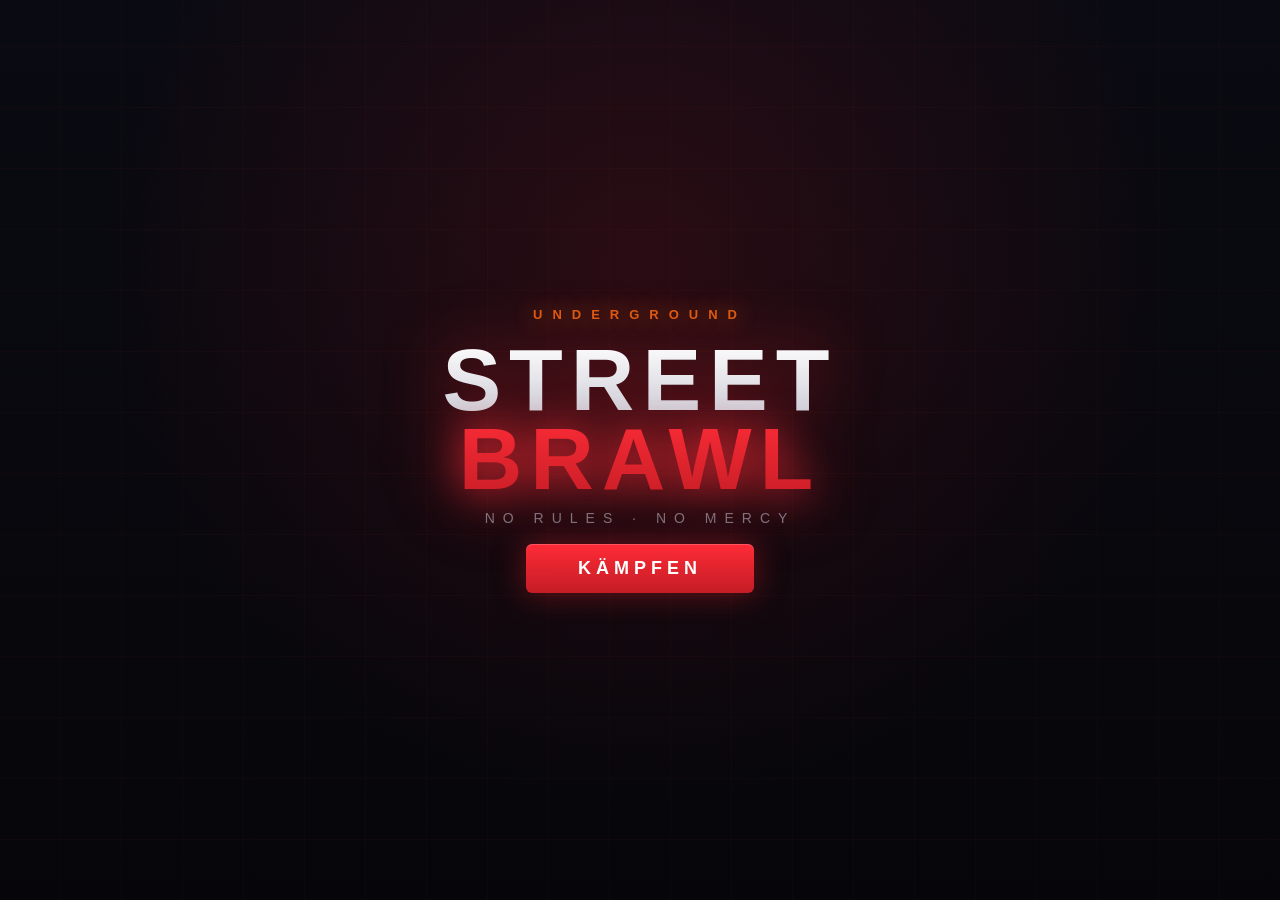
<file: index.html>
<!DOCTYPE html>
<html lang="de">
<head>
<meta charset="UTF-8">
<meta name="viewport" content="width=device-width, initial-scale=1.0">
<title>STREET BRAWL — Waffen-Kampf</title>
<link rel="stylesheet" href="style.css">
</head>
<body>
<div id="app">

  <!-- ============ TITEL ============ -->
  <section id="screen-title" class="screen active">
    <div class="title-bg"></div>
    <div class="title-content">
      <div class="title-eyebrow">UNDERGROUND</div>
      <h1 class="title-logo">STREET<br><span>BRAWL</span></h1>
      <div class="title-sub">NO RULES · NO MERCY</div>
      <button id="btn-start" class="btn-red">KÄMPFEN</button>
    </div>
  </section>

  <!-- ============ FIGHTER SELECT ============ -->
  <section id="screen-select" class="screen">
    <div class="sel-header">
      <span class="sel-title">KÄMPFER WÄHLEN</span>
    </div>
    <div class="sel-body">
      <!-- Spieler -->
      <div class="sel-side" id="side-player">
        <div class="side-tag player-tag">DU</div>
        <div class="roster" id="roster-player"></div>
        <div class="weapon-row" id="weapons-player"></div>
      </div>

      <!-- VS Vorschau -->
      <div class="sel-preview">
        <canvas id="preview-canvas" width="400" height="380"></canvas>
        <div class="vs-text">VS</div>
        <div class="preview-names">
          <span id="prev-pname" class="pname-red">—</span>
          <span id="prev-aname" class="pname-gold">—</span>
        </div>
        <button id="btn-fight" class="btn-red btn-fight">FIGHT!</button>
      </div>

      <!-- KI -->
      <div class="sel-side ai-side" id="side-ai">
        <div class="side-tag ai-tag">GEGNER</div>
        <div class="roster" id="roster-ai"></div>
        <div class="weapon-row" id="weapons-ai"></div>
      </div>
    </div>
  </section>

  <!-- ============ KAMPF ============ -->
  <section id="screen-fight" class="screen">
    <div id="hud">
      <div class="hud-side hud-left">
        <div class="hud-portrait" id="portrait-p"></div>
        <div class="hud-info">
          <div class="hud-name" id="hud-name-p">—</div>
          <div class="weapon-badge" id="hud-weapon-p">FISTS</div>
          <div class="bar-wrap"><div class="bar-fill health-bar" id="bar-hp-p"></div></div>
          <div class="bar-wrap stam-wrap"><div class="bar-fill stam-bar" id="bar-st-p"></div></div>
          <div class="bleed-indicator" id="bleed-p"></div>
        </div>
      </div>

      <div class="hud-center">
        <div class="round-lbl">RUNDE <span id="hud-round">1</span></div>
        <div class="clock" id="hud-clock">3:00</div>
        <div class="round-dots" id="round-dots"></div>
      </div>

      <div class="hud-side hud-right">
        <div class="hud-info right-info">
          <div class="hud-name" id="hud-name-a">—</div>
          <div class="weapon-badge" id="hud-weapon-a">FISTS</div>
          <div class="bar-wrap"><div class="bar-fill health-bar" id="bar-hp-a"></div></div>
          <div class="bar-wrap stam-wrap"><div class="bar-fill stam-bar" id="bar-st-a"></div></div>
          <div class="bleed-indicator" id="bleed-a"></div>
        </div>
        <div class="hud-portrait" id="portrait-a"></div>
      </div>
    </div>

    <canvas id="game-canvas"></canvas>

    <div id="tech-label"></div>
    <div id="big-banner"></div>
    <div id="combo-display"></div>

    <div id="hint-bar">
      A/D Bewegen · S Ducken/Block · J Schnell · K Schwer · L Kick · Shift+L Spezial · U Weit · I Oben · O Entwaffnen · N Aufheben
    </div>
  </section>

  <!-- ============ RUNDEN-PAUSE ============ -->
  <section id="screen-round" class="screen">
    <div class="round-card">
      <div class="rc-title">ENDE RUNDE <span id="rc-num">1</span></div>
      <div id="rc-scores"></div>
      <div id="rc-advice"></div>
      <div id="rc-countdown">Nächste Runde in 5...</div>
    </div>
  </section>

  <!-- ============ ERGEBNIS ============ -->
  <section id="screen-result" class="screen">
    <div class="result-card">
      <div class="result-method" id="res-method">K.O.</div>
      <div class="result-winner" id="res-winner">SIEGER</div>
      <div class="result-detail" id="res-detail"></div>
      <div class="result-reel" id="res-reel"></div>
      <button id="btn-rematch" class="btn-red">NOCHMAL</button>
      <button id="btn-menu" class="btn-ghost">MENÜ</button>
    </div>
  </section>

</div>
<script src="game.js"></script>
</body>
</html>
</file>
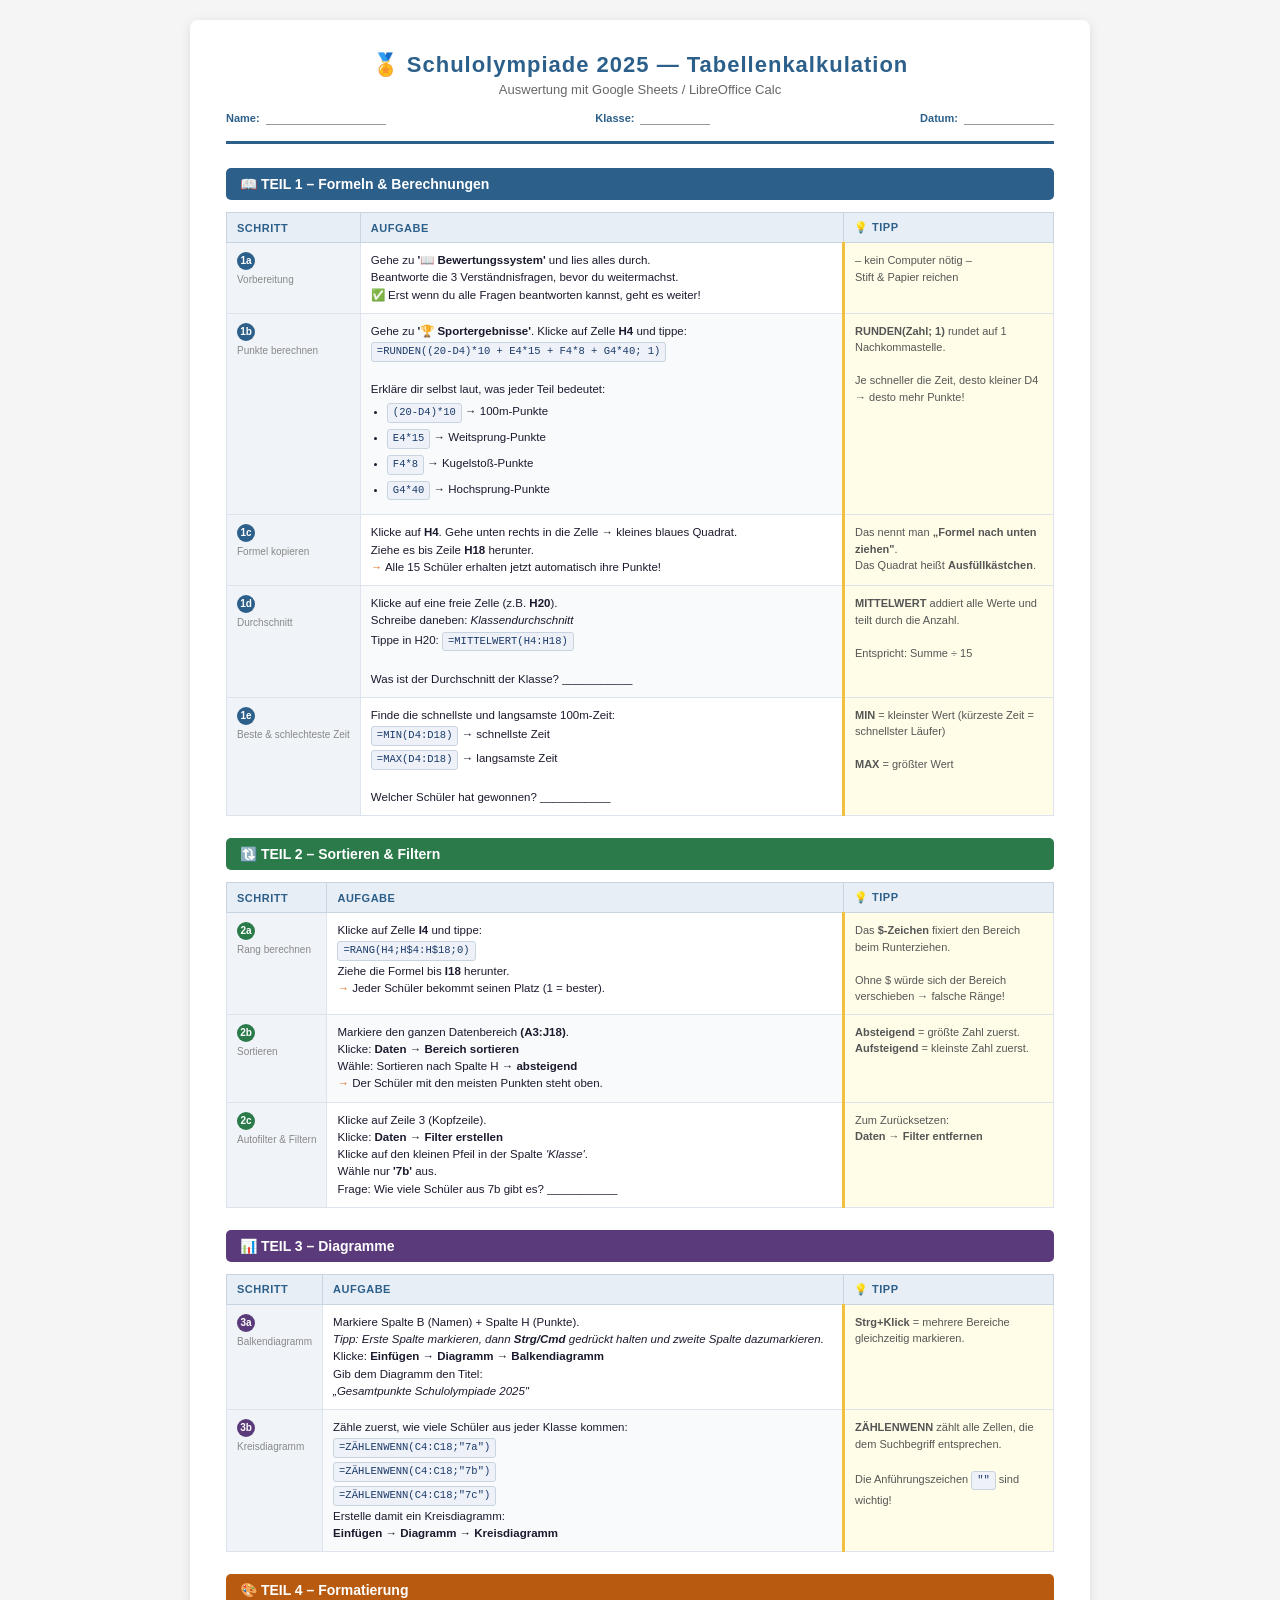
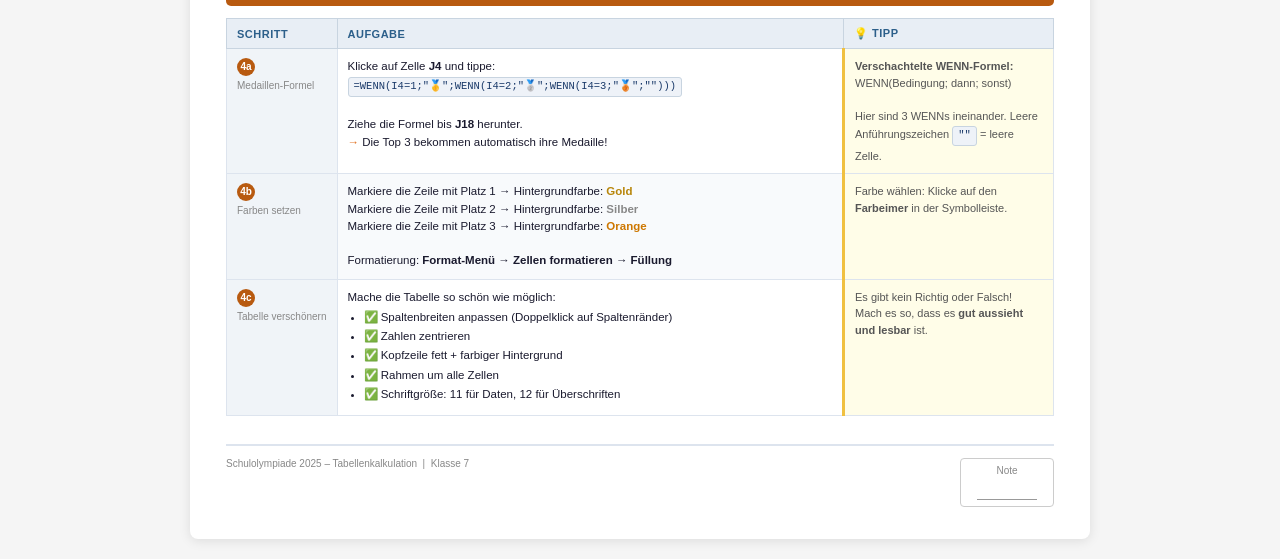
<file: schulolympiade_worksheet.html>
<!DOCTYPE html>
<html lang="de">
<head>
<meta charset="UTF-8">
<meta name="viewport" content="width=device-width, initial-scale=1.0">
<title>Schulolympiade 2025 – Tabellenkalkulationsübung</title>
<style>
  * { box-sizing: border-box; margin: 0; padding: 0; }
  body {
    font-family: 'Segoe UI', Arial, sans-serif;
    font-size: 12px;
    color: #1a1a2e;
    background: #f5f5f5;
    padding: 20px;
  }
  .page {
    max-width: 900px;
    margin: 0 auto;
    background: white;
    padding: 32px 36px;
    border-radius: 8px;
    box-shadow: 0 2px 12px rgba(0,0,0,0.1);
  }
  /* Header */
  .header {
    text-align: center;
    border-bottom: 3px solid #2c5f8a;
    padding-bottom: 16px;
    margin-bottom: 24px;
  }
  .header h1 {
    font-size: 22px;
    color: #2c5f8a;
    letter-spacing: 1px;
  }
  .header .subtitle {
    font-size: 13px;
    color: #666;
    margin-top: 4px;
  }
  .header .meta {
    display: flex;
    justify-content: space-between;
    margin-top: 14px;
    font-size: 11px;
    color: #444;
  }
  .meta-field {
    display: flex;
    gap: 6px;
    align-items: center;
  }
  .meta-field label { font-weight: bold; color: #2c5f8a; }
  .meta-field .line {
    border-bottom: 1px solid #999;
    width: 120px;
    height: 14px;
  }

  /* Section headers */
  .section-title {
    font-size: 14px;
    font-weight: bold;
    color: white;
    padding: 8px 14px;
    border-radius: 5px;
    margin: 22px 0 12px;
    display: flex;
    align-items: center;
    gap: 8px;
  }
  .section-title.blue  { background: #2c5f8a; }
  .section-title.green { background: #2a7a4a; }
  .section-title.purple{ background: #5a3a7a; }
  .section-title.orange{ background: #b85a10; }

  /* Table */
  table {
    width: 100%;
    border-collapse: collapse;
    margin-bottom: 8px;
    font-size: 11.5px;
  }
  thead tr {
    background: #e8eef5;
  }
  thead th {
    padding: 8px 10px;
    text-align: left;
    font-weight: bold;
    color: #2c5f8a;
    border: 1px solid #c8d4e0;
    font-size: 11px;
    letter-spacing: 0.5px;
    text-transform: uppercase;
  }
  tbody tr {
    border-bottom: 1px solid #dde4ee;
  }
  tbody tr:nth-child(even) { background: #f8fafc; }
  tbody tr:hover { background: #f0f4f8; }
  td {
    padding: 9px 10px;
    vertical-align: top;
    border: 1px solid #dde4ee;
    line-height: 1.5;
  }
  td:first-child {
    white-space: nowrap;
    font-weight: bold;
    color: #2c5f8a;
    width: 90px;
    background: #f0f4f8;
  }
  td:last-child {
    width: 210px;
    font-size: 11px;
    color: #555;
    background: #fffde8;
    border-left: 3px solid #f0c040;
  }
  code {
    font-family: 'Courier New', monospace;
    background: #eef2f8;
    border: 1px solid #c8d4e0;
    border-radius: 3px;
    padding: 1px 5px;
    font-size: 10.5px;
    color: #1a3a6a;
    display: inline-block;
    margin: 2px 0;
  }
  .step-num {
    display: inline-block;
    background: #2c5f8a;
    color: white;
    border-radius: 50%;
    width: 18px;
    height: 18px;
    text-align: center;
    line-height: 18px;
    font-size: 10px;
    font-weight: bold;
    margin-right: 4px;
    flex-shrink: 0;
  }
  .step-num.green  { background: #2a7a4a; }
  .step-num.purple { background: #5a3a7a; }
  .step-num.orange { background: #b85a10; }
  .step-label {
    font-size: 10px;
    color: #888;
    font-weight: normal;
    display: block;
    margin-top: 2px;
  }
  ul { padding-left: 16px; margin: 3px 0; }
  li { margin: 2px 0; }
  .checkmark { color: #2a7a4a; font-weight: bold; }
  .arrow { color: #e07020; font-weight: bold; }

  /* Footer */
  .footer {
    margin-top: 28px;
    border-top: 2px solid #dde4ee;
    padding-top: 12px;
    display: flex;
    justify-content: space-between;
    font-size: 10px;
    color: #888;
  }
  .grade-box {
    border: 1px solid #ccc;
    border-radius: 4px;
    padding: 6px 16px;
    text-align: center;
    font-size: 10px;
  }
  .grade-box .grade-label { color: #888; }
  .grade-box .grade-line {
    border-bottom: 1px solid #999;
    width: 60px;
    height: 20px;
    margin: 4px auto 0;
  }

  @media print {
    body { background: white; padding: 0; }
    .page { box-shadow: none; border-radius: 0; padding: 20px 24px; }
    .section-title { -webkit-print-color-adjust: exact; print-color-adjust: exact; }
    td:first-child, thead tr { -webkit-print-color-adjust: exact; print-color-adjust: exact; }
  }
</style>
</head>
<body>
<div class="page">

  <!-- HEADER -->
  <div class="header">
    <h1>🏅 Schulolympiade 2025 — Tabellenkalkulation</h1>
    <div class="subtitle">Auswertung mit Google Sheets / LibreOffice Calc</div>
    <div class="meta">
      <div class="meta-field"><label>Name:</label><div class="line"></div></div>
      <div class="meta-field"><label>Klasse:</label><div class="line" style="width:70px"></div></div>
      <div class="meta-field"><label>Datum:</label><div class="line" style="width:90px"></div></div>
    </div>
  </div>

  <!-- TEIL 1 -->
  <div class="section-title blue">📖 TEIL 1 – Formeln &amp; Berechnungen</div>
  <table>
    <thead>
      <tr>
        <th>Schritt</th>
        <th>Aufgabe</th>
        <th>💡 Tipp</th>
      </tr>
    </thead>
    <tbody>
      <tr>
        <td><span class="step-num">1a</span><span class="step-label">Vorbereitung</span></td>
        <td>
          Gehe zu <strong>'📖 Bewertungssystem'</strong> und lies alles durch.<br>
          Beantworte die 3 Verständnisfragen, bevor du weitermachst.<br>
          <span class="checkmark">✅</span> Erst wenn du alle Fragen beantworten kannst, geht es weiter!
        </td>
        <td>– kein Computer nötig –<br>Stift &amp; Papier reichen</td>
      </tr>
      <tr>
        <td><span class="step-num">1b</span><span class="step-label">Punkte berechnen</span></td>
        <td>
          Gehe zu <strong>'🏆 Sportergebnisse'</strong>. Klicke auf Zelle <strong>H4</strong> und tippe:<br>
          <code>=RUNDEN((20-D4)*10 + E4*15 + F4*8 + G4*40; 1)</code><br><br>
          Erkläre dir selbst laut, was jeder Teil bedeutet:<br>
          <ul>
            <li><code>(20-D4)*10</code> → 100m-Punkte</li>
            <li><code>E4*15</code> → Weitsprung-Punkte</li>
            <li><code>F4*8</code> → Kugelstoß-Punkte</li>
            <li><code>G4*40</code> → Hochsprung-Punkte</li>
          </ul>
        </td>
        <td><strong>RUNDEN(Zahl; 1)</strong> rundet auf 1 Nachkommastelle.<br><br>Je schneller die Zeit, desto kleiner D4 → desto mehr Punkte!</td>
      </tr>
      <tr>
        <td><span class="step-num">1c</span><span class="step-label">Formel kopieren</span></td>
        <td>
          Klicke auf <strong>H4</strong>. Gehe unten rechts in die Zelle → kleines blaues Quadrat.<br>
          Ziehe es bis Zeile <strong>H18</strong> herunter.<br>
          <span class="arrow">→</span> Alle 15 Schüler erhalten jetzt automatisch ihre Punkte!
        </td>
        <td>Das nennt man <strong>„Formel nach unten ziehen"</strong>.<br>Das Quadrat heißt <strong>Ausfüllkästchen</strong>.</td>
      </tr>
      <tr>
        <td><span class="step-num">1d</span><span class="step-label">Durchschnitt</span></td>
        <td>
          Klicke auf eine freie Zelle (z.B. <strong>H20</strong>).<br>
          Schreibe daneben: <em>Klassendurchschnitt</em><br>
          Tippe in H20: <code>=MITTELWERT(H4:H18)</code><br><br>
          Was ist der Durchschnitt der Klasse? ___________
        </td>
        <td><strong>MITTELWERT</strong> addiert alle Werte und teilt durch die Anzahl.<br><br>Entspricht: Summe ÷ 15</td>
      </tr>
      <tr>
        <td><span class="step-num">1e</span><span class="step-label">Beste &amp; schlechteste Zeit</span></td>
        <td>
          Finde die schnellste und langsamste 100m-Zeit:<br>
          <code>=MIN(D4:D18)</code> → schnellste Zeit<br>
          <code>=MAX(D4:D18)</code> → langsamste Zeit<br><br>
          Welcher Schüler hat gewonnen? ___________
        </td>
        <td><strong>MIN</strong> = kleinster Wert (kürzeste Zeit = schnellster Läufer)<br><br><strong>MAX</strong> = größter Wert</td>
      </tr>
    </tbody>
  </table>

  <!-- TEIL 2 -->
  <div class="section-title green">🔃 TEIL 2 – Sortieren &amp; Filtern</div>
  <table>
    <thead>
      <tr><th>Schritt</th><th>Aufgabe</th><th>💡 Tipp</th></tr>
    </thead>
    <tbody>
      <tr>
        <td><span class="step-num green">2a</span><span class="step-label">Rang berechnen</span></td>
        <td>
          Klicke auf Zelle <strong>I4</strong> und tippe:<br>
          <code>=RANG(H4;H$4:H$18;0)</code><br>
          Ziehe die Formel bis <strong>I18</strong> herunter.<br>
          <span class="arrow">→</span> Jeder Schüler bekommt seinen Platz (1 = bester).
        </td>
        <td>Das <strong>$-Zeichen</strong> fixiert den Bereich beim Runterziehen.<br><br>Ohne $ würde sich der Bereich verschieben → falsche Ränge!</td>
      </tr>
      <tr>
        <td><span class="step-num green">2b</span><span class="step-label">Sortieren</span></td>
        <td>
          Markiere den ganzen Datenbereich <strong>(A3:J18)</strong>.<br>
          Klicke: <strong>Daten → Bereich sortieren</strong><br>
          Wähle: Sortieren nach Spalte H → <strong>absteigend</strong><br>
          <span class="arrow">→</span> Der Schüler mit den meisten Punkten steht oben.
        </td>
        <td><strong>Absteigend</strong> = größte Zahl zuerst.<br><strong>Aufsteigend</strong> = kleinste Zahl zuerst.</td>
      </tr>
      <tr>
        <td><span class="step-num green">2c</span><span class="step-label">Autofilter &amp; Filtern</span></td>
        <td>
          Klicke auf Zeile 3 (Kopfzeile).<br>
          Klicke: <strong>Daten → Filter erstellen</strong><br>
          Klicke auf den kleinen Pfeil in der Spalte <em>'Klasse'</em>.<br>
          Wähle nur <strong>'7b'</strong> aus.<br>
          Frage: Wie viele Schüler aus 7b gibt es? ___________
        </td>
        <td>Zum Zurücksetzen:<br><strong>Daten → Filter entfernen</strong></td>
      </tr>
    </tbody>
  </table>

  <!-- TEIL 3 -->
  <div class="section-title purple">📊 TEIL 3 – Diagramme</div>
  <table>
    <thead>
      <tr><th>Schritt</th><th>Aufgabe</th><th>💡 Tipp</th></tr>
    </thead>
    <tbody>
      <tr>
        <td><span class="step-num purple">3a</span><span class="step-label">Balkendiagramm</span></td>
        <td>
          Markiere Spalte B (Namen) + Spalte H (Punkte).<br>
          <em>Tipp: Erste Spalte markieren, dann <strong>Strg/Cmd</strong> gedrückt halten und zweite Spalte dazumarkieren.</em><br>
          Klicke: <strong>Einfügen → Diagramm → Balkendiagramm</strong><br>
          Gib dem Diagramm den Titel:<br>
          <em>„Gesamtpunkte Schulolympiade 2025"</em>
        </td>
        <td><strong>Strg+Klick</strong> = mehrere Bereiche gleichzeitig markieren.</td>
      </tr>
      <tr>
        <td><span class="step-num purple">3b</span><span class="step-label">Kreisdiagramm</span></td>
        <td>
          Zähle zuerst, wie viele Schüler aus jeder Klasse kommen:<br>
          <code>=ZÄHLENWENN(C4:C18;"7a")</code><br>
          <code>=ZÄHLENWENN(C4:C18;"7b")</code><br>
          <code>=ZÄHLENWENN(C4:C18;"7c")</code><br>
          Erstelle damit ein Kreisdiagramm:<br>
          <strong>Einfügen → Diagramm → Kreisdiagramm</strong>
        </td>
        <td><strong>ZÄHLENWENN</strong> zählt alle Zellen, die dem Suchbegriff entsprechen.<br><br>Die Anführungszeichen <code>""</code> sind wichtig!</td>
      </tr>
    </tbody>
  </table>

  <!-- TEIL 4 -->
  <div class="section-title orange">🎨 TEIL 4 – Formatierung</div>
  <table>
    <thead>
      <tr><th>Schritt</th><th>Aufgabe</th><th>💡 Tipp</th></tr>
    </thead>
    <tbody>
      <tr>
        <td><span class="step-num orange">4a</span><span class="step-label">Medaillen-Formel</span></td>
        <td>
          Klicke auf Zelle <strong>J4</strong> und tippe:<br>
          <code>=WENN(I4=1;"🥇";WENN(I4=2;"🥈";WENN(I4=3;"🥉";"")))</code><br><br>
          Ziehe die Formel bis <strong>J18</strong> herunter.<br>
          <span class="arrow">→</span> Die Top 3 bekommen automatisch ihre Medaille!
        </td>
        <td><strong>Verschachtelte WENN-Formel:</strong><br>WENN(Bedingung; dann; sonst)<br><br>Hier sind 3 WENNs ineinander. Leere Anführungszeichen <code>""</code> = leere Zelle.</td>
      </tr>
      <tr>
        <td><span class="step-num orange">4b</span><span class="step-label">Farben setzen</span></td>
        <td>
          Markiere die Zeile mit Platz 1 → Hintergrundfarbe: <strong style="color:#b8860b">Gold</strong><br>
          Markiere die Zeile mit Platz 2 → Hintergrundfarbe: <strong style="color:#888">Silber</strong><br>
          Markiere die Zeile mit Platz 3 → Hintergrundfarbe: <strong style="color:#cd7700">Orange</strong><br><br>
          Formatierung: <strong>Format-Menü → Zellen formatieren → Füllung</strong>
        </td>
        <td>Farbe wählen: Klicke auf den <strong>Farbeimer</strong> in der Symbolleiste.</td>
      </tr>
      <tr>
        <td><span class="step-num orange">4c</span><span class="step-label">Tabelle verschönern</span></td>
        <td>
          Mache die Tabelle so schön wie möglich:
          <ul>
            <li><span class="checkmark">✅</span> Spaltenbreiten anpassen (Doppelklick auf Spaltenränder)</li>
            <li><span class="checkmark">✅</span> Zahlen zentrieren</li>
            <li><span class="checkmark">✅</span> Kopfzeile fett + farbiger Hintergrund</li>
            <li><span class="checkmark">✅</span> Rahmen um alle Zellen</li>
            <li><span class="checkmark">✅</span> Schriftgröße: 11 für Daten, 12 für Überschriften</li>
          </ul>
        </td>
        <td>Es gibt kein Richtig oder Falsch!<br>Mach es so, dass es <strong>gut aussieht und lesbar</strong> ist.</td>
      </tr>
    </tbody>
  </table>

  <!-- FOOTER -->
  <div class="footer">
    <div>Schulolympiade 2025 – Tabellenkalkulation &nbsp;|&nbsp; Klasse 7</div>
    <div class="grade-box">
      <div class="grade-label">Note</div>
      <div class="grade-line"></div>
    </div>
  </div>

</div>
</body>
</html>
</file>
<file: style.css>
/* ============ STREET BRAWL — Underground Weapon Fight ============ */
:root{
  --black:#06060a;
  --panel:rgba(10,10,16,0.88);
  --red:#c41c25;
  --red-glow:#ff2d38;
  --orange:#e05c10;
  --orange-glow:#ff7a2a;
  --gold:#d4a030;
  --steel:#1e2028;
  --text:#e8e8ee;
  --dim:#7a7c88;
  --blood:#8b0000;
  --neon:#ff4500;
}
*{box-sizing:border-box;margin:0;padding:0;}
html,body{
  height:100%;width:100%;background:var(--black);color:var(--text);
  font-family:"Trebuchet MS","Segoe UI",Roboto,sans-serif;overflow:hidden;
  user-select:none;-webkit-user-select:none;
}
#app{position:relative;width:100vw;height:100vh;overflow:hidden;
  background:radial-gradient(ellipse at 50% 0%,#0f0f18 0%,#06060a 70%);}

/* ---------- screens ---------- */
.screen{position:absolute;inset:0;display:none;}
.screen.active{display:flex;}

/* ================= TITLE ================= */
#screen-title{
  flex-direction:column;align-items:center;justify-content:center;
  background:
    radial-gradient(ellipse at 50% 30%, rgba(196,28,37,0.18), transparent 60%),
    linear-gradient(180deg,#0a0a12 0%,#06060a 100%);
}
.title-bg{
  position:absolute;inset:0;
  background:
    repeating-linear-gradient(0deg,transparent,transparent 60px,rgba(255,69,0,0.03) 60px,rgba(255,69,0,0.03) 61px),
    repeating-linear-gradient(90deg,transparent,transparent 60px,rgba(255,69,0,0.03) 60px,rgba(255,69,0,0.03) 61px);
  pointer-events:none;
}
.title-content{
  position:relative;z-index:1;text-align:center;display:flex;
  flex-direction:column;align-items:center;gap:18px;
}
.title-eyebrow{
  font-size:13px;letter-spacing:10px;color:var(--orange);font-weight:bold;
  text-shadow:0 0 20px var(--orange);
}
.title-logo{
  font-size:88px;font-weight:900;letter-spacing:8px;line-height:0.9;
  background:linear-gradient(180deg,#fff 0%,#c0c0cc 60%,#888 100%);
  -webkit-background-clip:text;background-clip:text;color:transparent;
  text-shadow:none;filter:drop-shadow(0 0 30px rgba(196,28,37,0.6));
}
.title-logo span{
  background:linear-gradient(180deg,var(--red-glow),var(--red));
  -webkit-background-clip:text;background-clip:text;color:transparent;
  filter:drop-shadow(0 0 20px rgba(255,45,56,0.8));
}
.title-sub{
  font-size:14px;letter-spacing:8px;color:var(--dim);margin-top:-6px;
}
.btn-red{
  padding:14px 52px;font-size:18px;font-weight:900;letter-spacing:5px;
  color:#fff;cursor:pointer;border:none;border-radius:6px;
  background:linear-gradient(180deg,var(--red-glow),var(--red));
  box-shadow:0 0 30px rgba(196,28,37,0.5),inset 0 1px 0 rgba(255,255,255,0.2);
  transition:.15s;text-transform:uppercase;
}
.btn-red:hover{transform:scale(1.05);box-shadow:0 0 50px rgba(196,28,37,0.8);}
.btn-ghost{
  padding:10px 36px;font-size:13px;letter-spacing:3px;
  color:var(--dim);background:transparent;border:1px solid #2a2a36;
  border-radius:5px;cursor:pointer;transition:.15s;text-transform:uppercase;
}
.btn-ghost:hover{color:#fff;border-color:#555;}

/* ================= FIGHTER SELECT ================= */
#screen-select{
  flex-direction:column;align-items:center;
  background:
    radial-gradient(ellipse at 50% -10%, rgba(196,28,37,0.2), transparent 50%),
    linear-gradient(180deg,#0a0a14 0%,#06060a 100%);
}
.sel-header{
  padding:18px 0 10px;text-align:center;width:100%;
  border-bottom:1px solid #18181f;
}
.sel-title{
  font-size:22px;font-weight:900;letter-spacing:10px;color:var(--text);
}
.sel-body{
  flex:1;display:flex;width:100%;max-width:1400px;
  align-items:stretch;justify-content:space-between;
  padding:16px 24px 20px;gap:16px;overflow:hidden;
}
.sel-side{
  flex:0 0 270px;display:flex;flex-direction:column;gap:10px;
}
.side-tag{
  font-size:11px;letter-spacing:6px;font-weight:bold;text-align:center;
  padding:6px 0;border-bottom:1px solid #1e1e28;color:var(--dim);
}
.player-tag{color:var(--red-glow);}
.ai-tag{color:var(--gold);}
.roster{display:flex;flex-direction:column;gap:7px;}
.roster-item{
  display:flex;align-items:center;gap:10px;padding:9px 11px;
  background:linear-gradient(90deg,rgba(18,18,26,0.9),rgba(12,12,18,0.6));
  border:1px solid #1a1a24;border-left:3px solid transparent;
  border-radius:6px;cursor:pointer;transition:.12s;
}
.roster-item:hover{border-color:#2e2e3a;transform:translateX(3px);}
.roster-item.selected{
  border-left-color:var(--red);
  background:linear-gradient(90deg,rgba(196,28,37,0.2),rgba(12,12,18,0.5));
  box-shadow:0 0 16px rgba(196,28,37,0.2);
}
.ai-side .roster-item.selected{
  border-left-color:var(--gold);
  box-shadow:0 0 16px rgba(212,160,48,0.2);
}
.ri-thumb{
  width:42px;height:42px;border-radius:5px;flex:none;
  background:#10101a;border:1px solid #252530;
}
.ri-info{flex:1;min-width:0;}
.ri-name{font-weight:bold;font-size:14px;letter-spacing:1px;}
.ri-style{font-size:10px;color:var(--gold);letter-spacing:1px;}
.ri-rec{font-size:10px;color:var(--dim);}

/* weapon row */
.weapon-row{
  display:flex;flex-wrap:wrap;gap:6px;margin-top:4px;
}
.wpn-btn{
  flex:1;min-width:70px;padding:7px 4px;font-size:10px;letter-spacing:1px;
  font-weight:bold;text-align:center;cursor:pointer;border-radius:5px;
  background:#10101a;border:1px solid #252530;color:var(--dim);
  transition:.12s;
}
.wpn-btn:hover{border-color:#444;color:var(--text);}
.wpn-btn.selected{
  border-color:var(--orange);color:var(--orange);
  background:rgba(224,92,16,0.15);
  box-shadow:0 0 10px rgba(224,92,16,0.3);
}

/* preview centre */
.sel-preview{
  flex:1;display:flex;flex-direction:column;align-items:center;
  justify-content:center;gap:10px;
}
#preview-canvas{
  border-radius:10px;border:1px solid #22222e;
  background:radial-gradient(ellipse at 50% 110%,#1a1a26,#0a0a12);
}
.vs-text{
  font-size:28px;font-weight:900;letter-spacing:6px;
  color:var(--red);text-shadow:0 0 18px var(--red);
}
.preview-names{
  display:flex;gap:30px;font-size:13px;font-weight:bold;letter-spacing:2px;
}
.pname-red{color:var(--red-glow);}
.pname-gold{color:var(--gold);}
.btn-fight{margin-top:6px;padding:12px 48px;font-size:20px;}

/* ================= HUD ================= */
#hud{
  position:absolute;top:0;left:0;right:0;height:90px;z-index:10;
  display:flex;align-items:flex-start;justify-content:space-between;
  padding:12px 20px;pointer-events:none;
  background:linear-gradient(180deg,rgba(4,4,8,0.95),rgba(4,4,8,0));
}
.hud-side{display:flex;gap:10px;align-items:flex-start;width:40%;}
.hud-right{flex-direction:row-reverse;}
.hud-portrait{
  width:52px;height:52px;border-radius:5px;flex:none;
  background:linear-gradient(135deg,#222228,#10101a);
  border:1px solid #2e2e38;
}
.hud-info{flex:1;}
.right-info{text-align:right;}
.hud-name{
  font-size:13px;font-weight:900;letter-spacing:2px;margin-bottom:4px;
  text-shadow:0 1px 4px #000;
}
.weapon-badge{
  display:inline-block;font-size:9px;letter-spacing:2px;font-weight:bold;
  padding:2px 7px;border-radius:3px;background:rgba(224,92,16,0.25);
  border:1px solid rgba(224,92,16,0.5);color:var(--orange);
  margin-bottom:4px;
}
.bar-wrap{
  height:11px;background:#12121a;border:1px solid #22222c;
  border-radius:2px;overflow:hidden;margin-bottom:3px;
}
.stam-wrap{height:6px;}
.bar-fill{height:100%;width:100%;transition:width .15s;}
.health-bar{background:linear-gradient(180deg,#ff4a52,#b01820);}
.stam-bar{background:linear-gradient(180deg,#ffcc44,#c88018);}
.bleed-indicator{
  font-size:9px;letter-spacing:2px;color:var(--blood);font-weight:bold;
  min-height:12px;
}

.hud-center{text-align:center;width:20%;}
.round-lbl{font-size:10px;letter-spacing:5px;color:var(--gold);font-weight:bold;}
.clock{
  font-size:30px;font-weight:900;letter-spacing:2px;
  text-shadow:0 0 12px rgba(0,0,0,0.9);
}
.round-dots{display:flex;gap:5px;justify-content:center;margin-top:5px;}
.rd-dot{
  width:8px;height:8px;border-radius:50%;
  background:#1e1e28;border:1px solid #333340;
}
.rd-dot.win-p{background:var(--red);box-shadow:0 0 7px var(--red);}
.rd-dot.win-a{background:var(--gold);box-shadow:0 0 7px var(--gold);}

/* ================= FIGHT CANVAS ================= */
#game-canvas{position:absolute;inset:0;width:100%;height:100%;}
#screen-fight{background:#06060a;}

/* overlays */
#tech-label{
  position:absolute;bottom:110px;left:50%;transform:translateX(-50%);
  font-size:26px;font-weight:900;letter-spacing:4px;color:#fff;z-index:11;
  text-shadow:0 0 16px var(--orange),0 3px 8px #000;
  opacity:0;transition:opacity .1s;pointer-events:none;
}
#tech-label.show{opacity:1;}
#big-banner{
  position:absolute;top:50%;left:50%;transform:translate(-50%,-50%);
  font-size:60px;font-weight:900;letter-spacing:8px;color:#fff;z-index:12;
  text-shadow:0 0 40px var(--red-glow);
  opacity:0;transition:opacity .2s;pointer-events:none;
}
#big-banner.show{opacity:1;}
#combo-display{
  position:absolute;bottom:130px;right:30px;
  font-size:18px;font-weight:900;letter-spacing:2px;
  color:var(--orange-glow);text-shadow:0 0 12px var(--orange);
  z-index:11;pointer-events:none;opacity:0;transition:opacity .15s;
}
#combo-display.show{opacity:1;}
#hint-bar{
  position:absolute;bottom:6px;left:50%;transform:translateX(-50%);
  font-size:9px;color:var(--dim);letter-spacing:1px;z-index:10;
  background:rgba(4,4,8,0.7);padding:4px 14px;border-radius:20px;
  white-space:nowrap;pointer-events:none;
}

/* ================= ROUND BREAK ================= */
#screen-round{
  align-items:center;justify-content:center;
  background:rgba(4,4,8,0.96);
}
.round-card{
  text-align:center;padding:36px 54px;
  background:linear-gradient(180deg,#12121c,#09090f);
  border:1px solid #20202c;border-radius:12px;
  box-shadow:0 0 60px rgba(0,0,0,0.8);min-width:380px;
}
.rc-title{
  font-size:20px;font-weight:900;letter-spacing:5px;
  color:var(--gold);margin-bottom:18px;
}
#rc-scores{margin-bottom:14px;}
.score-line{
  display:flex;justify-content:space-between;font-size:15px;
  padding:7px 14px;background:#0d0d16;border-radius:5px;
  border:1px solid #1a1a24;margin-bottom:5px;
}
#rc-advice{
  font-size:13px;color:#c0c0cc;font-style:italic;
  margin-bottom:14px;line-height:1.5;
}
#rc-countdown{font-size:13px;color:var(--red-glow);letter-spacing:2px;font-weight:bold;}

/* ================= RESULT ================= */
#screen-result{
  align-items:center;justify-content:center;
  background:radial-gradient(ellipse at 50% 40%,rgba(196,28,37,0.2),transparent 60%),rgba(4,4,8,0.97);
}
.result-card{
  text-align:center;padding:44px 64px;
  background:linear-gradient(180deg,#12121c,#09090f);
  border:1px solid #28283a;border-radius:14px;
  box-shadow:0 0 80px rgba(0,0,0,0.9);
}
.result-method{
  font-size:18px;letter-spacing:8px;color:var(--gold);font-weight:bold;
}
.result-winner{
  font-size:50px;font-weight:900;letter-spacing:4px;margin:8px 0;
  background:linear-gradient(180deg,#fff,#b8b8c4);
  -webkit-background-clip:text;background-clip:text;color:transparent;
}
.result-detail{font-size:13px;color:var(--dim);letter-spacing:2px;margin-bottom:18px;}
.result-reel{
  font-size:12px;color:#b8b8c4;line-height:1.8;max-width:400px;
  margin:0 auto 22px;text-align:left;padding:14px 18px;
  background:#0d0d16;border-radius:7px;border:1px solid #1a1a24;
}
.result-card .btn-red{margin-right:10px;}
</file>
